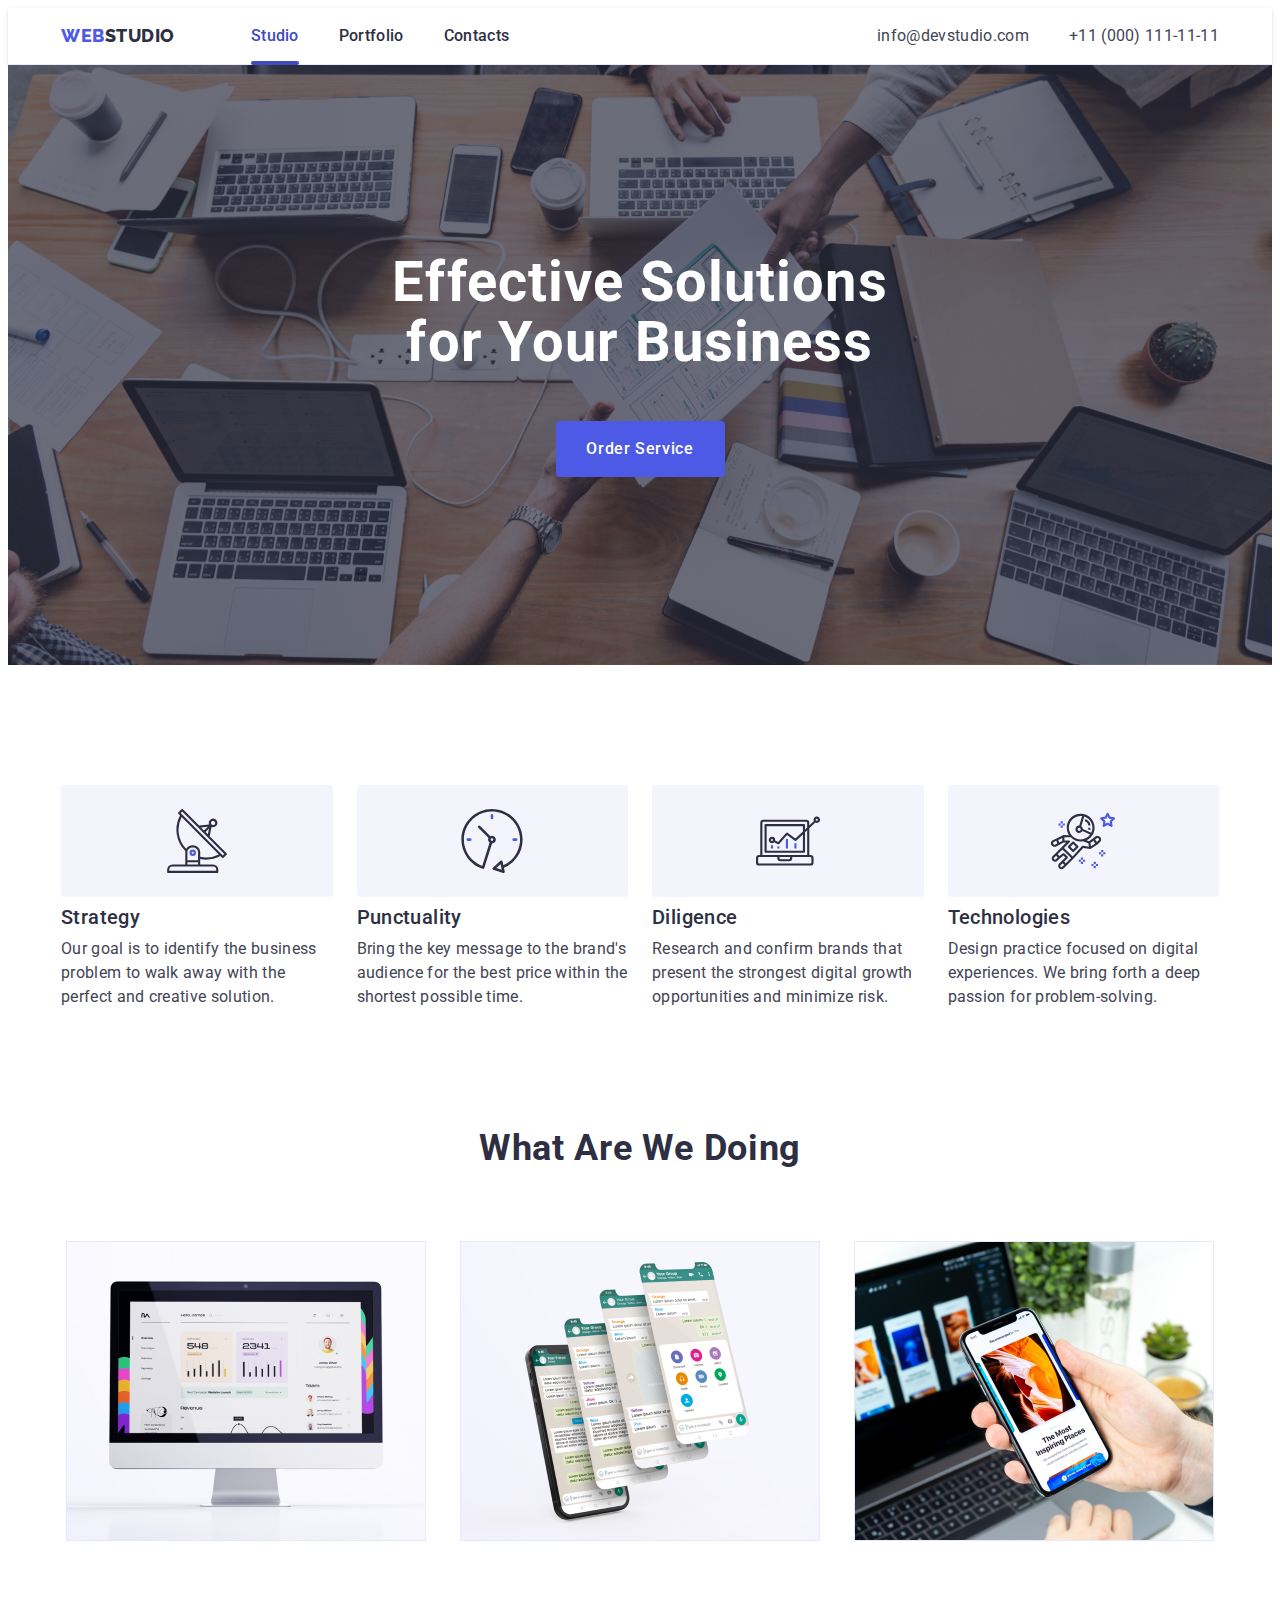
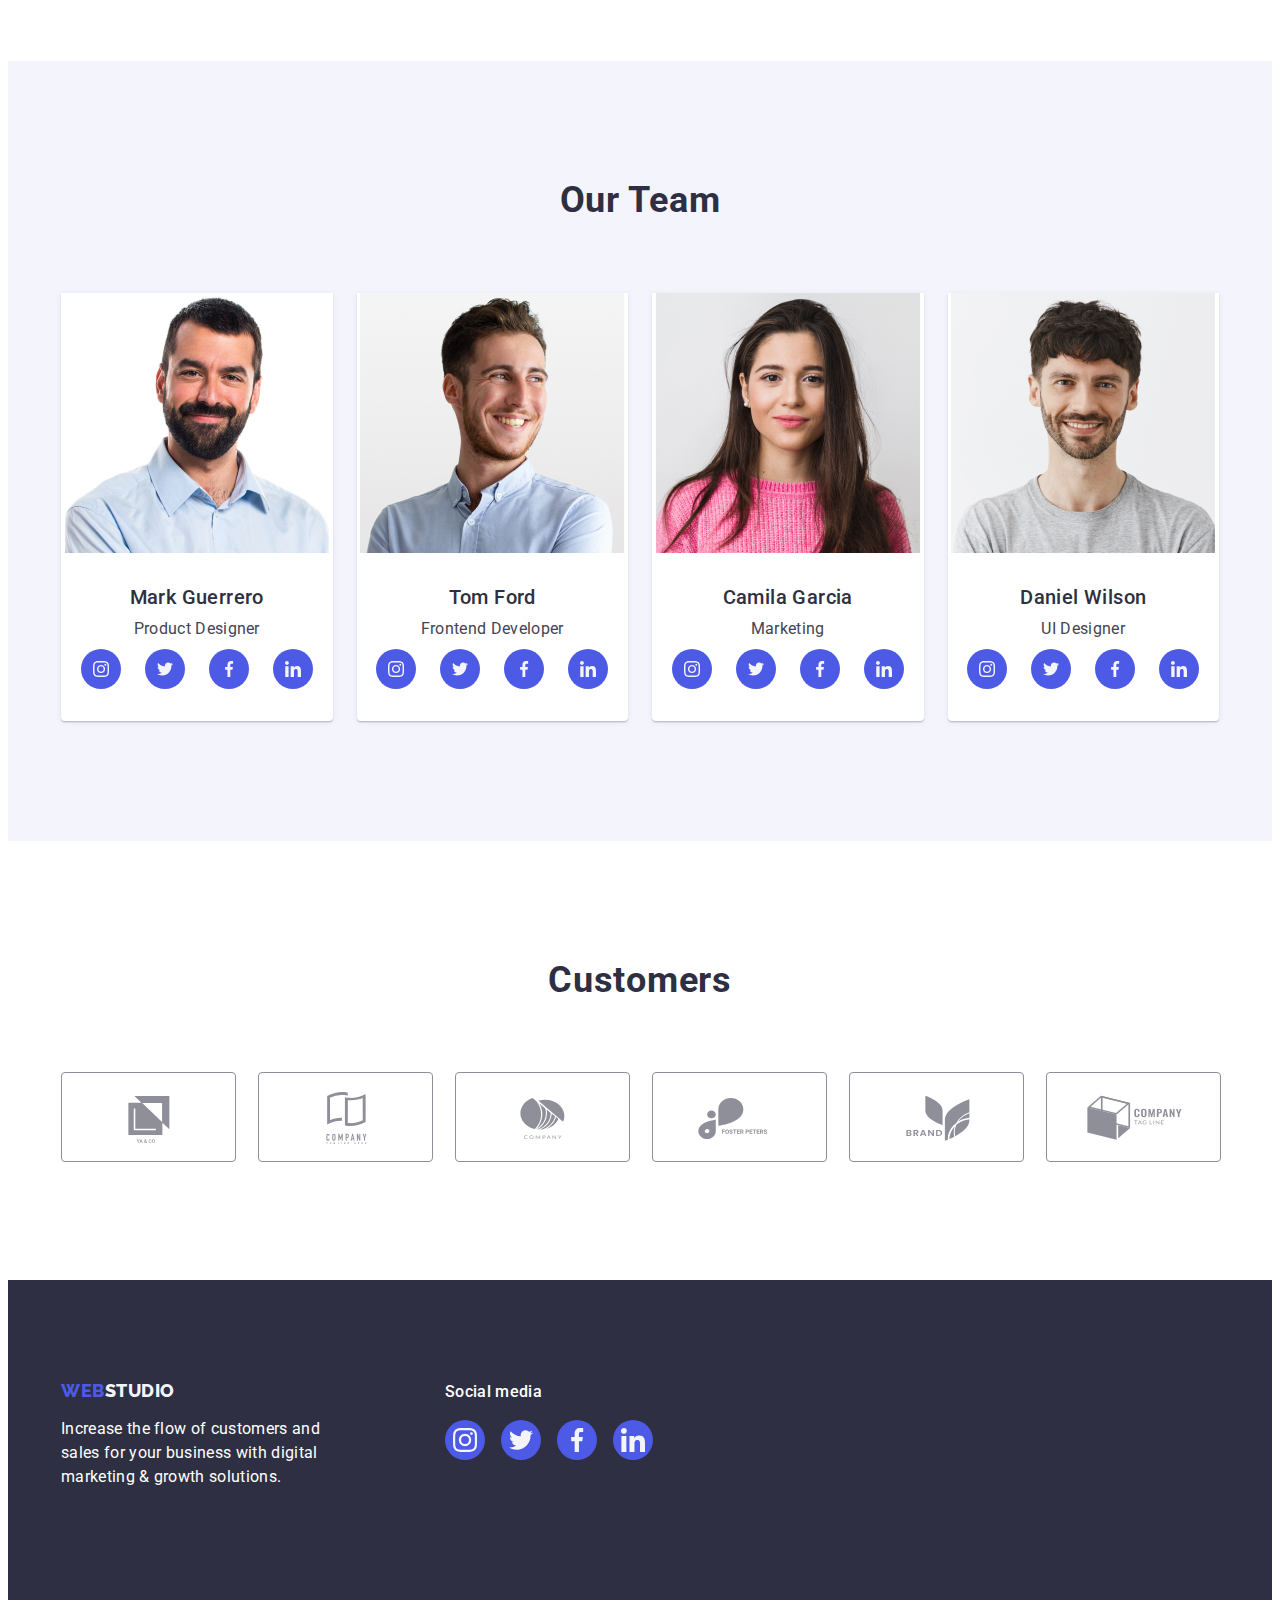
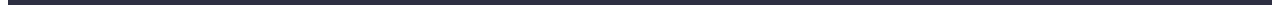
<file: index.html>
<!DOCTYPE html>
<html lang="en">
  <head>
    <meta charset="UTF-8" />
    <meta http-equiv="X-UA-Compatible" content="IE=edge" />
    <meta name="viewport" content="width=device-width, initial-scale=1.0" />
    <title>Document</title>
    <!-- Fonts -->
    <link
      rel="stylesheet"
      href="https://cdnjs.cloudflare.com/ajax/libs/modern-normalize/1.1.0/modern-normalize.min.css"
      integrity="sha512-wpPYUAdjBVSE4KJnH1VR1HeZfpl1ub8YT/NKx4PuQ5NmX2tKuGu6U/JRp5y+Y8XG2tV+wKQpNHVUX03MfMFn9Q=="
      crossorigin="anonymous"
      referrerpolicy="no-referrer"
    />
    <link rel="preconnect" href="https://fonts.googleapis.com" />
    <link rel="preconnect" href="https://fonts.gstatic.com" crossorigin />
    <link
      href="https://fonts.googleapis.com/css2?family=Raleway:wght@800&family=Roboto:wght@400;500;700;900&display=swap"
      rel="stylesheet"
    />
    <!-- Custom -->
    <link rel="stylesheet" href="./css/styles.css" />
  </head>
  <body>
    <!--Header section-->
    <header class="header">
      <div class="header-container container">
        <nav class="navigation">
          <a class="link-logo link" href="./index.html"
            >Web<span class="header-logo-text">Studio</span></a
          >
          <ul class="header-nav-list list">
            <li class="header-nav-item link">
              <a class="header-nav-link link active" href="./index.html"
                >Studio</a
              >
            </li>
            <li class="header-nav-item link">
              <a class="header-nav-link link menu-link" href="./portfolio.html"
                >Portfolio</a
              >
            </li>
            <li class="header-nav-item link">
              <a class="header-nav-link link menu-link" href="">Contacts</a>
            </li>
          </ul>
        </nav>
        <address class="header-address">
          <ul class="list header-menu-list">
            <li class="menu-item list">
              <a class="address-link link" href="mailto:info@devstudio.com"
                >info@devstudio.com</a
              >
            </li>
            <li class="menu-item list">
              <a class="address-link link" href="tel:+110001111111"
                >+11 (000) 111-11-11</a
              >
            </li>
          </ul>
        </address>
      </div>
    </header>

    <!-- Main container -->
    <main>
      <!-- Hero -->
      <section class="hero">
        <div class="container">
          <h1 class="hero-title">Effective Solutions for Your Business</h1>
          <button class="hero-btn" type="button" data-modal-open>
            Order Service
          </button>
        </div>
      </section>
      <!-- About section -->
      <section class="about">
        <div class="container">
          <h2 class="about-hidden-text" hidden>features</h2>
          <ul class="about-list list">
            <li class="about-item">
              <div class="container-img-about">
                <svg class="hero-image-icon" width="64" height="64">
                  <use href="./images/icons.svg#Antenna"></use>
                </svg>
              </div>
              <h3 class="about-text">Strategy</h3>
              <p class="par">
                Our goal is to identify the business problem to walk away with
                the perfect and creative solution.
              </p>
            </li>
            <li class="about-item">
              <div class="container-img-about">
                <svg class="hero-image-icon" width="64" height="64">
                  <use href="./images/icons.svg#Clock"></use>
                </svg>
              </div>
              <h3 class="about-text">Punctuality</h3>
              <p class="par">
                Bring the key message to the brand's audience for the best price
                within the shortest possible time.
              </p>
            </li>
            <li class="about-item">
              <div class="container-img-about">
                <svg class="hero-image-icon" width="64" height="64">
                  <use href="./images/icons.svg#Diagram"></use>
                </svg>
              </div>
              <h3 class="about-text">Diligence</h3>
              <p class="par">
                Research and confirm brands that present the strongest digital
                growth opportunities and minimize risk.
              </p>
            </li>
            <li class="about-item">
              <div class="container-img-about">
                <svg class="hero-image-icon" width="64" height="64">
                  <use href="./images/icons.svg#Astronaut"></use>
                </svg>
              </div>
              <h3 class="about-text">Technologies</h3>
              <p class="par">
                Design practice focused on digital experiences. We bring forth a
                deep passion for problem-solving.
              </p>
            </li>
          </ul>
        </div>
      </section>
      <!-- Portfolio-->
      <section class="portfolio">
        <div class="container">
          <h2 class="portfolio-text">What are we doing</h2>
          <ul class="portfolio-list list">
            <li class="portfolio-item">
              <img
                class="portfolio-img"
                src="./images/computer.jpg"
                alt="computer"
                width="360"
                height="300"
              />
            </li>
            <li class="portfolio-item">
              <img
                class="portfolio-img"
                src="./images/mobile.jpg"
                alt="mobile"
                width="360"
                height="300"
              />
            </li>
            <li class="portfolio-item">
              <img
                class="portfolio-img"
                src="./images/notebook.jpg"
                alt="notebook"
                width="360"
                height="300"
              />
            </li>
          </ul>
        </div>
      </section>
      <!-- Team section -->
      <section class="team">
        <div class="container">
          <h2 class="team-text">Our Team</h2>
          <ul class="team-list list">
            <li class="team-item">
              <img
                class="team-img"
                src="./images/img1.jpg"
                alt="Photo Mark Guerrero"
                width="264"
                height="260"
              />
              <div class="team-info">
                <h3 class="team-title">Mark Guerrero</h3>
                <p class="team-par">Product Designer</p>
                <ul class="socials list">
                  <li class="socials-item">
                    <a
                      href=""
                      target="_blank"
                      rel="noopener no-referrer"
                      class="socials-link link"
                      aria-label="Instagram icon"
                    >
                      <svg class="socials-icon" width="16" height="16">
                        <use href="./images/icons.svg#instagram"></use>
                      </svg>
                    </a>
                  </li>
                  <li class="socials-item">
                    <a
                      href=""
                      target="_blank"
                      rel="noopener no-referrer"
                      class="socials-link link"
                      aria-label="Twitter icon"
                    >
                      <svg class="socials-icon" width="16" height="16">
                        <use href="./images/icons.svg#twitter"></use>
                      </svg>
                    </a>
                  </li>
                  <li class="socials-item">
                    <a
                      href=""
                      target="_blank"
                      rel="noopener no-referrer"
                      class="socials-link link"
                      aria-label="Facebook icon"
                    >
                      <svg class="socials-icon" width="16" height="16">
                        <use href="./images/icons.svg#facebook"></use>
                      </svg>
                    </a>
                  </li>
                  <li class="socials-item">
                    <a
                      href=""
                      target="_blank"
                      rel="noopener no-referrer"
                      class="socials-link link"
                      aria-label="Linkedin icon"
                    >
                      <svg class="socials-icon" width="16" height="16">
                        <use href="./images/icons.svg#linkedin"></use>
                      </svg>
                    </a>
                  </li>
                </ul>
              </div>
            </li>
            <li class="team-item">
              <img
                class="team-img"
                src="./images/img2.jpg"
                alt="Photo Tom Ford"
                width="264"
                height="260"
              />
              <div class="team-info">
                <h3 class="team-title">Tom Ford</h3>
                <p class="team-par">Frontend Developer</p>
                <ul class="socials list">
                  <li class="socials-item">
                    <a
                      href=""
                      target="_blank"
                      rel="noopener no-referrer"
                      class="socials-link link"
                      aria-label="Instagram icon"
                    >
                      <svg class="socials-icon" width="16" height="16">
                        <use href="./images/icons.svg#instagram"></use>
                      </svg>
                    </a>
                  </li>
                  <li class="socials-item">
                    <a
                      href=""
                      target="_blank"
                      rel="noopener no-referrer"
                      class="socials-link link"
                      aria-label="Twitter icon"
                    >
                      <svg class="socials-icon" width="16" height="16">
                        <use href="./images/icons.svg#twitter"></use>
                      </svg>
                    </a>
                  </li>
                  <li class="socials-item">
                    <a
                      href=""
                      target="_blank"
                      rel="noopener no-referrer"
                      class="socials-link link"
                      aria-label="Facebook icon"
                    >
                      <svg class="socials-icon" width="16" height="16">
                        <use href="./images/icons.svg#facebook"></use>
                      </svg>
                    </a>
                  </li>
                  <li class="socials-item">
                    <a
                      href=""
                      target="_blank"
                      rel="noopener no-referrer"
                      class="socials-link link"
                      aria-label="Linkedin icon"
                    >
                      <svg class="socials-icon" width="16" height="16">
                        <use href="./images/icons.svg#linkedin"></use>
                      </svg>
                    </a>
                  </li>
                </ul>
              </div>
            </li>
            <li class="team-item">
              <img
                class="team-img"
                src="./images/img3.jpg"
                alt="Photo Camila Garcia"
                width="264"
                height="260"
              />
              <div class="team-info">
                <h3 class="team-title">Camila Garcia</h3>
                <p class="team-par">Marketing</p>
                <ul class="socials list">
                  <li class="socials-item">
                    <a
                      href=""
                      target="_blank"
                      rel="noopener no-referrer"
                      class="socials-link link"
                      aria-label="Instagram icon"
                    >
                      <svg class="socials-icon" width="16" height="16">
                        <use href="./images/icons.svg#instagram"></use>
                      </svg>
                    </a>
                  </li>
                  <li class="socials-item">
                    <a
                      href=""
                      target="_blank"
                      rel="noopener no-referrer"
                      class="socials-link link"
                      aria-label="Twitter icon"
                    >
                      <svg class="socials-icon" width="16" height="16">
                        <use href="./images/icons.svg#twitter"></use>
                      </svg>
                    </a>
                  </li>
                  <li class="socials-item">
                    <a
                      href=""
                      target="_blank"
                      rel="noopener no-referrer"
                      class="socials-link link"
                      aria-label="Facebook icon"
                    >
                      <svg class="socials-icon" width="16" height="16">
                        <use href="./images/icons.svg#facebook"></use>
                      </svg>
                    </a>
                  </li>
                  <li class="socials-item">
                    <a
                      href=""
                      target="_blank"
                      rel="noopener no-referrer"
                      class="socials-link link"
                      aria-label="Linkedin icon"
                    >
                      <svg class="socials-icon" width="16" height="16">
                        <use href="./images/icons.svg#linkedin"></use>
                      </svg>
                    </a>
                  </li>
                </ul>
              </div>
            </li>
            <li class="team-item">
              <img
                class="team-img"
                src="./images/img4.jpg"
                alt="Photo Daniel Wilson "
                width="264"
                height="260"
              />
              <div class="team-info">
                <h3 class="team-title">Daniel Wilson</h3>
                <p class="team-par">UI Designer</p>
                <ul class="socials list">
                  <li class="socials-item">
                    <a
                      href=""
                      target="_blank"
                      rel="noopener no-referrer"
                      class="socials-link link"
                      aria-label="Instagram icon"
                    >
                      <svg class="socials-icon" width="16" height="16">
                        <use href="./images/icons.svg#instagram"></use>
                      </svg>
                    </a>
                  </li>
                  <li class="socials-item">
                    <a
                      href=""
                      target="_blank"
                      rel="noopener no-referrer"
                      class="socials-link link"
                      aria-label="Twitter icon"
                    >
                      <svg class="socials-icon" width="16" height="16">
                        <use href="./images/icons.svg#twitter"></use>
                      </svg>
                    </a>
                  </li>
                  <li class="socials-item">
                    <a
                      href=""
                      target="_blank"
                      rel="noopener no-referrer"
                      class="socials-link link"
                      aria-label="Facebook icon"
                    >
                      <svg class="socials-icon" width="16" height="16">
                        <use href="./images/icons.svg#facebook"></use>
                      </svg>
                    </a>
                  </li>
                  <li class="socials-item">
                    <a
                      href=""
                      target="_blank"
                      rel="noopener no-referrer"
                      class="socials-link link"
                      aria-label="Linkedin icon"
                    >
                      <svg class="socials-icon" width="16" height="16">
                        <use href="./images/icons.svg#linkedin"></use>
                      </svg>
                    </a>
                  </li>
                </ul>
              </div>
            </li>
          </ul>
        </div>
      </section>
      <section class="customers">
        <div class="container">
          <h2 class="customers-tittle">Customers</h2>
          <ul class="customers-list list">
            <li class="customers-item">
              <a class="customers-link link" href="">
                <svg class="customer-icon" width="104" height="56">
                  <use href="./images/icons.svg#Logo1"></use>
                </svg>
              </a>
            </li>
            <li class="customers-item">
              <a class="customers-link link" href="">
                <svg class="customer-icon" width="104" height="56">
                  <use href="./images/icons.svg#Logo2"></use>
                </svg>
              </a>
            </li>
            <li class="customers-item">
              <a class="customers-link link" href="">
                <svg class="customer-icon" width="104" height="56">
                  <use href="./images/icons.svg#Logo3"></use>
                </svg>
              </a>
            </li>
            <li class="customers-item">
              <a class="customers-link link" href="">
                <svg class="customer-icon" width="104" height="56">
                  <use href="./images/icons.svg#Logo4"></use>
                </svg>
              </a>
            </li>
            <li class="customers-item">
              <a class="customers-link link" href="">
                <svg class="customer-icon" width="104" height="56">
                  <use href="./images/icons.svg#Logo5"></use>
                </svg>
              </a>
            </li>
            <li class="customers-item">
              <a class="customers-link link" href="">
                <svg class="customer-icon" width="104" height="56">
                  <use href="./images/icons.svg#Logo6"></use>
                </svg>
              </a>
            </li>
          </ul>
        </div>
      </section>
    </main>
    <!-- Footer-->
    <footer class="footer">
      <div class="container container-div-footer">
        <div class="container-footer">
          <a class="footer-link link" href="./index.html"
            >Web<span class="logo-text">Studio</span></a
          >
          <p class="footer-par-sm footer-par">
            Increase the flow of customers and sales for your business with
            digital marketing & growth solutions.
          </p>
        </div>
        <div class="container-footer container-social-footer">
          <p class="footer-par">Social media</p>
          <ul class="footer-list-media list">
            <li class="footer-item-media">
              <a
                class="footer-link-media link"
                target="_blank"
                rel="noopener no-referrer"
                href=""
              >
                <svg class="media-icon" width="24" height="24">
                  <use href="./images/icons.svg#instagram"></use>
                </svg>
              </a>
            </li>
            <li class="footer-item-media">
              <a
                class="footer-link-media link"
                target="_blank"
                rel="noopener no-referrer"
                href=""
              >
                <svg class="media-icon" width="24" height="24">
                  <use href="./images/icons.svg#twitter"></use>
                </svg>
              </a>
            </li>
            <li class="footer-item-media">
              <a
                class="footer-link-media link"
                target="_blank"
                rel="noopener no-referrer"
                href=""
              >
                <svg class="media-icon" width="24" height="24">
                  <use href="./images/icons.svg#facebook"></use>
                </svg>
              </a>
            </li>
            <li class="footer-item-media">
              <a
                class="footer-link-media link"
                target="_blank"
                rel="noopener no-referrer"
                href=""
              >
                <svg class="media-icon" width="24" height="24">
                  <use href="./images/icons.svg#linkedin"></use>
                </svg>
              </a>
            </li>
          </ul>
        </div>
      </div>
    </footer>

    <!-- Modal window -->
    <div class="backdrop is-hidden" data-modal>
      <div class="modal">
        <button class="modal-close-btn" type="button" data-modal-close>
          <svg class="modal-close-icon" width="8" height="8">
            <use href="./images/icons.svg#close-icon"></use>
          </svg>
        </button>
      </div>
    </div>

    <script src="./js/modal.js"></script>
  </body>
</html>
</file>
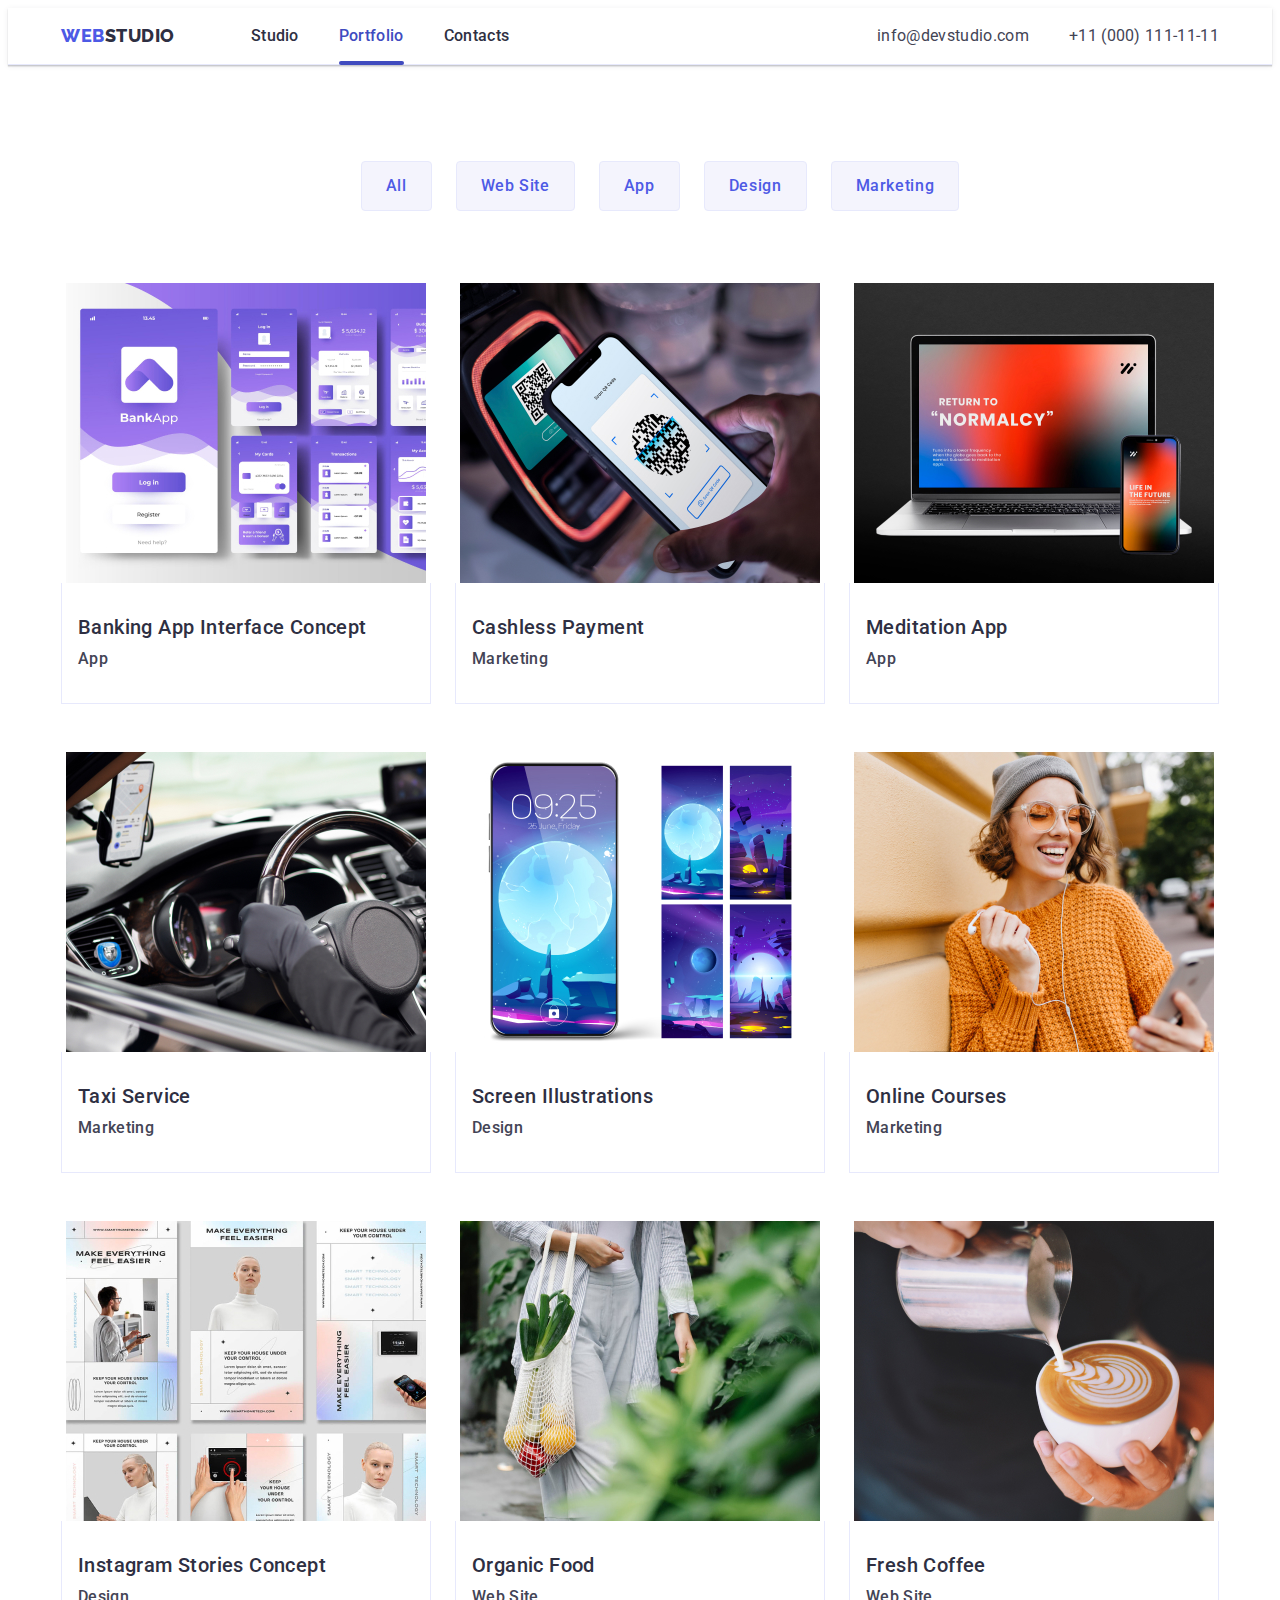
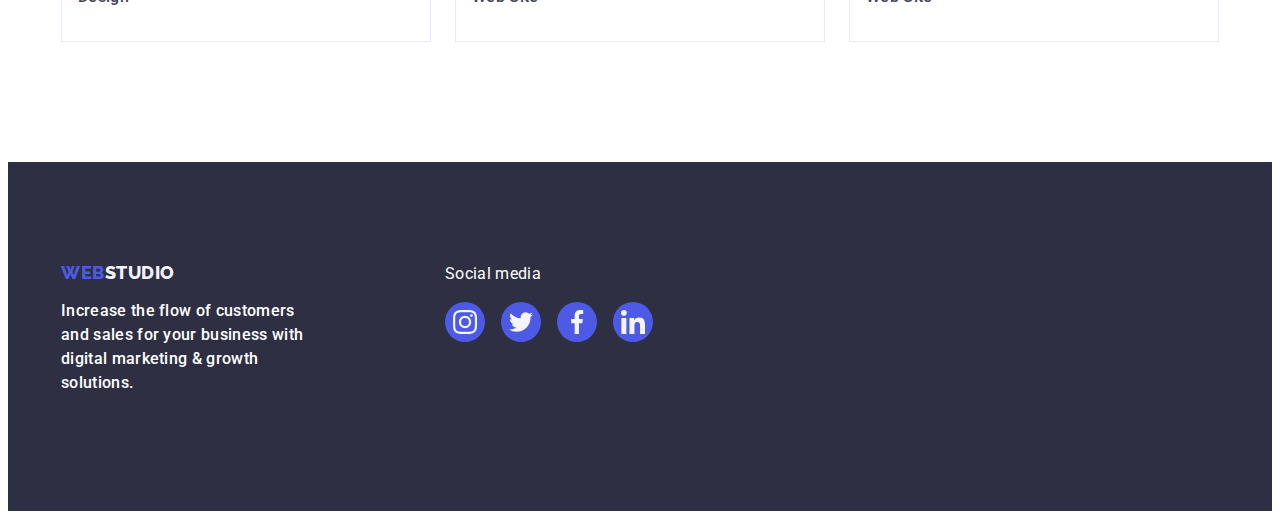
<file: portfolio.html>
<!DOCTYPE html>
<html lang="en">
  <head>
    <meta charset="UTF-8" />
    <meta http-equiv="X-UA-Compatible" content="IE=edge" />
    <meta name="viewport" content="width=device-width, initial-scale=1.0" />
    <title>Document</title>
    <!-- Fonts -->
    <link
      rel="stylesheet"
      href="https://cdnjs.cloudflare.com/ajax/libs/modern-normalize/1.1.0/modern-normalize.min.css"
      integrity="sha512-wpPYUAdjBVSE4KJnH1VR1HeZfpl1ub8YT/NKx4PuQ5NmX2tKuGu6U/JRp5y+Y8XG2tV+wKQpNHVUX03MfMFn9Q=="
      crossorigin="anonymous"
      referrerpolicy="no-referrer"
    />
    <link rel="preconnect" href="https://fonts.googleapis.com" />
    <link rel="preconnect" href="https://fonts.gstatic.com" crossorigin />
    <link
      href="https://fonts.googleapis.com/css2?family=Raleway:wght@800&family=Roboto:wght@400;500;700;900&display=swap"
      rel="stylesheet"
    />
    <!-- Custom -->
    <link rel="stylesheet" href="./css/styles.css" />
  </head>
  <body>
    <!--Header-->
    <header class="header">
      <div class="header-container container">
        <nav class="navigation">
          <a class="link-logo link" href="./index.html"
            >Web<span class="header-logo-text">Studio</span></a
          >
          <ul class="header-nav-list list">
            <li class="header-nav-item link">
              <a class="header-nav-link link menu-link" href="./index.html"
                >Studio</a
              >
            </li>
            <li class="header-nav-item link">
              <a class="header-nav-link link active" href="./portfolio.html"
                >Portfolio</a
              >
            </li>
            <li class="header-nav-item link">
              <a class="header-nav-link link menu-link" href="">Contacts</a>
            </li>
          </ul>
        </nav>
        <address class="header-address">
          <ul class="list header-menu-list">
            <li class="menu-item list">
              <a class="address-link link" href="mailto:info@devstudio.com"
                >info@devstudio.com</a
              >
            </li>
            <li class="menu-item list">
              <a class="address-link link" href="tel:+110001111111"
                >+11 (000) 111-11-11</a
              >
            </li>
          </ul>
        </address>
      </div>
    </header>
    <!-- Menu -->
    <main>
      <section class="filter">
        <div class="container">
          <h1 hidden>Our clients</h1>
          <!--Filter-->
          <ul class="filter-list list">
            <li class="list">
              <button class="filter-btn btn" type="button">All</button>
            </li>
            <li class="list">
              <button class="filter-btn btn" type="button">Web Site</button>
            </li>
            <li class="list">
              <button class="filter-btn btn" type="button">App</button>
            </li>
            <li class="list">
              <button class="filter-btn btn" type="button">Design</button>
            </li>
            <li class="list">
              <button class="filter-btn btn" type="button">Marketing</button>
            </li>
          </ul>
          <ul class="img-list list">
            <li class="filter-client link">
              <a class="img-link link" href="">
              <div class="thumb">
                <img
                  src="./images/bank.jpg"
                  alt="bank"
                  width="360"
                  height="300"
                />
                <p class="overlay-text">14 Stylish and User-Friendly
                App Design Concepts · Task Manager App · Calorie Tracker App · 
                Exotic Fruit Ecommerce App · Cloud Storage App</p>
              </div>
                <div class="gallery-info">
                  <h2 class="gallery-title">Banking App Interface Concept</h2>
                  <p class="gallery-par">App</p>
                </div>
              </a>
            </li>
            <li class="filter-client link">
              <a class="img-link link" href="">
              <div class="thumb">
                <img
                  src="./images/cash.jpg"
                  alt="cash"
                  width="360"
                  height="300"
                />
                <p class="overlay-text">14 Stylish and User-Friendly
                App Design Concepts · Task Manager App · Calorie Tracker App · 
                Exotic Fruit Ecommerce App · Cloud Storage App</p>
              </div>
                <div class="gallery-info">
                  <h2 class="gallery-title">Cashless Payment</h2>
                  <p class="gallery-par">Marketing</p>
                </div>
              </a>
            </li>
            <li class="filter-client link">
              <a class="img-link link" href="">
              <div class="thumb">
                <img
                  src="./images/meditation.jpg"
                  alt="meditation"
                  width="360"
                  height="300"
                />
                <p class="overlay-text">14 Stylish and User-Friendly
                App Design Concepts · Task Manager App · Calorie Tracker App · 
                Exotic Fruit Ecommerce App · Cloud Storage App</p>
              </div>
                <div class="gallery-info">
                  <h2 class="gallery-title">Meditation App</h2>
                  <p class="gallery-par">App</p>
                </div>
              </a>
            </li>
            <li class="filter-client link">
              <a class="img-link link" href="">
              <div class="thumb">
                <img
                  src="./images/taxi.jpg"
                  alt="taxi"
                  width="360"
                  height="300"
                />
                <p class="overlay-text">14 Stylish and User-Friendly
                App Design Concepts · Task Manager App · Calorie Tracker App · 
                Exotic Fruit Ecommerce App · Cloud Storage App</p>
              </div>
                <div class="gallery-info">
                  <h2 class="gallery-title">Taxi Service</h2>
                  <p class="gallery-par">Marketing</p>
                </div>
              </a>
            </li>
            <li class="filter-client link">
              <a class="img-link link" href="">
              <div class="thumb">
                <img
                  src="./images/screen.jpg"
                  alt="screen"
                  width="360"
                  height="300"
                />
                <p class="overlay-text">14 Stylish and User-Friendly
                App Design Concepts · Task Manager App · Calorie Tracker App · 
                Exotic Fruit Ecommerce App · Cloud Storage App</p>
              </div>
                <div class="gallery-info">
                  <h2 class="gallery-title">Screen Illustrations</h2>
                  <p class="gallery-par">Design</p>
                </div>
              </a>
            </li>
            <li class="filter-client link">
              <a class="img-link link" href="">
              <div class="thumb">
                <img
                  src="./images/courses.jpg"
                  alt="courses"
                  width="360"
                  height="300"
                />
                <p class="overlay-text">14 Stylish and User-Friendly
                App Design Concepts · Task Manager App · Calorie Tracker App · 
                Exotic Fruit Ecommerce App · Cloud Storage App</p>
              </div>
                <div class="gallery-info">
                  <h2 class="gallery-title">Online Courses</h2>
                  <p class="gallery-par">Marketing</p>
                </div>
              </a>
            </li>
            <li class="filter-client link">
              <a class="img-link link" href="">
              <div class="thumb">
                <img
                  src="./images/instagram.jpg"
                  alt="instagram"
                  width="360"
                  height="300"
                />
                <p class="overlay-text">14 Stylish and User-Friendly
                App Design Concepts · Task Manager App · Calorie Tracker App · 
                Exotic Fruit Ecommerce App · Cloud Storage App</p>
              </div>
                <div class="gallery-info">
                  <h2 class="gallery-title">Instagram Stories Concept</h2>
                  <p class="gallery-par">Design</p>
                </div>
              </a>
            </li>
            <li class="filter-client link">
              <a class="img-link link" href="">
              <div class="thumb">
                <img
                  src="./images/food.jpg"
                  alt="food"
                  width="360"
                  height="300"
                />
                <p class="overlay-text">14 Stylish and User-Friendly
                App Design Concepts · Task Manager App · Calorie Tracker App · 
                Exotic Fruit Ecommerce App · Cloud Storage App</p>
              </div>
                <div class="gallery-info">
                  <h2 class="gallery-title">Organic Food</h2>
                  <p class="gallery-par">Web Site</p>
                </div>
              </a>
            </li>
            <li class="filter-client link">
              <a class="img-link link" href="">
              <div class="thumb">
                <img
                  src="./images/coffee.jpg"
                  alt="coffee"
                  width="360"
                  height="300"
                />
                <p class="overlay-text">14 Stylish and User-Friendly
                App Design Concepts · Task Manager App · Calorie Tracker App · 
                Exotic Fruit Ecommerce App · Cloud Storage App</p>
              </div>
                <div class="gallery-info">
                  <h2 class="gallery-title">Fresh Coffee</h2>
                  <p class="gallery-par">Web Site</p>
                </div>
              </a>
            </li>
          </ul>
        </div>
      </section>
    </main>
    <!-- Footer-->
    <footer class="footer">
      <div class="container container-div-footer">
        <div class="container-footer">
          <a class="footer-link link" href="./index.html"
            >Web<span class="logo-text">Studio</span></a
          >
          <p class="footer-par">
            Increase the flow of customers and sales for your business with
            digital marketing & growth solutions.
          </p>
        </div>
        <div class="container-footer container-social-footer">
          <p class="footer-par footer-par-sm">Social media</p>
          <ul class="footer-list-media list">
            <li class="footer-item-media">
              <a
                class="footer-link-media link"
                target="_blank"
                rel="noopener no-referrer"
                href=""
              >
                <svg class="media-icon" width="24" height="24">
                  <use href="./images/icons.svg#instagram"></use>
                </svg>
              </a>
            </li>
            <li class="footer-item-media">
              <a
                class="footer-link-media link"
                target="_blank"
                rel="noopener no-referrer"
                href=""
              >
                <svg class="media-icon" width="24" height="24">
                  <use href="./images/icons.svg#twitter"></use>
                </svg>
              </a>
            </li>
            <li class="footer-item-media">
              <a
                class="footer-link-media link"
                target="_blank"
                rel="noopener no-referrer"
                href=""
              >
                <svg class="media-icon" width="24" height="24">
                  <use href="./images/icons.svg#facebook"></use>
                </svg>
              </a>
            </li>
            <li class="footer-item-media">
              <a
                class="footer-link-media link"
                target="_blank"
                rel="noopener no-referrer"
                href=""
              >
                <svg class="media-icon" width="24" height="24">
                  <use href="./images/icons.svg#linkedin"></use>
                </svg>
              </a>
            </li>
          </ul>
        </div>
      </div>
    </footer>
  </body>
</html>
</file>
<file: css/styles.css>
:root {
    --color-iris: #4d5ae5;
    --color-ocean: #404bbf;
    --color-navy-blue: #2e2f42;
    --color-green: #31d0aa;
    --color-slate: #434455;
    --color-light-slate: #8e8f99;
    --color-cornflower: #e7e9fc;
    --color-cloud: #f4f4fd;
    --color-navy-blue-modal: #2e2f42;
    --color-grey: #2e2f42;
    --header-white: #ffffff;
    --color-dairy: #fcfcfc;
}

body {
    font-family: 'Roboto', sans-serif;
    color: var(--color-slate);
    background-color: var(--header-white);
}

img {
    display: block;
    margin: auto;
}

.link {
    text-decoration: none;

}
.list {
    list-style: none;
}
.container {
    width: 1158px;
    margin: 0 auto;
    padding: 0 15px;
}

/**
  |============================
  | Header
  |============================
*/ 
.header {
    border-bottom: 1px solid #e7e9fc;
    box-shadow: 0px 2px 1px rgba(46, 47, 66, 0.08),
    0px 1px 1px rgba(46, 47, 66, 0.16), 
    0px 1px 6px rgba(46, 47, 66, 0.08);
}
.navigation {
    display: flex;
    align-items: center;
}
.header-container {
    display: flex;
    align-items: center;
    padding: 0 15px;
}
.header-nav-list {
    display: flex;
    gap: 40px;
    padding-left: 0px;
}
.header-nav-item {
    font-weight: 500;
    font-size: 16px;
    line-height: 1.5;
    letter-spacing: 0.02em;
    color: var(--color-navy-blue-modal);
    position: relative;
    color: #404bbf;
}
.header-nav-link {
    color: #404bbf;
    position: relative;
    transition: color 250ms cubic-bezier(0.4, 0, 0.2, 1);
}

.header-nav-link::after {
    content: '';
    position: absolute;
    left: 0;
    top: 35px;
    bottom: -1px;
    height: 4px;
    width: 100%;
    border-radius: 2px;
}
.header-nav-link.active::after {
    background-color: #404bbf;
}
.header-menu-list {
    display: flex;
    gap: 40px;
    padding-left: 0px;
}
.header-link {
    padding: 24px 0 24px;
}
.link-logo{
    font-family: 'Raleway', sans-serif;
    font-weight: 800;
    font-size: 18px;
    line-height: 1.17;
    display: flex;
    align-items: center;
    letter-spacing: 0.03em;
    text-transform: uppercase;
    color: var(--color-iris);
    margin-right: 76px;
}
.header-logo-text {
    color: var(--color-grey);
}
.menu-link {
    color: var(--color-grey);
    position: relative;
}
.header-nav-link:hover,
.header-nav-link:focus,
.menu-link:hover,
.menu-link:focus {
    color: var(--color-ocean);
}
/* span Studio */
.logo-text {
    color: var(--color-cloud);
}
.menu-list {
    text-decoration: none;
}
.menu-item {
    font-weight: 500;
    font-size: 16px;
    line-height: 1.5;
    letter-spacing: 0.02em;
    color: var(--color-navy-blue-modal);
    /* position: relative;
    color: #404bbf; */
    transition: color 250ms cubic-bezier(0.4, 0, 0.2, 1);
}

/* ADDRESS */
.header-address {
    font-style: normal;
    margin-left: auto;
    padding-left: 0px;
}
.address-link {
    font-size: 16px;
    line-height: 1.5;
    letter-spacing: 0.02em;
    color: var(--color-slate);
    font-weight: 400;
    transition: color 250ms cubic-bezier(0.4, 0, 0.2, 1);
}
.address-link:hover,
.address-link:focus {
    color: var(--color-ocean);
}

/* =========Hero========== */
.hero {
    background-color: var(--color-grey);
    background-image: linear-gradient(rgba(46, 47, 66, 0.7),
    rgba(46, 47, 66, 0.7)), url(../images/people-office.jpg);
    max-width: 1440px;
    background-repeat: no-repeat;
    background-position: center;
    background-size: cover;
    margin-left: auto;
    margin-right: auto;
    padding-top: 188px;
    padding-bottom: 188px;
}
.hero-title {
    font-size: 56px;
    line-height: 1.07;
    text-align: center;
    letter-spacing: 0.02em;
    color: #ffffff;
    max-width: 496px;
    margin: auto;
}
.hero-btn {
    background-color: #4D5AE5;
    font-family: 'Roboto', sans-serif;
    font-weight: 500;
    font-size: 16px;
    line-height: 1.5;
    letter-spacing: 0.04em;
    color: #ffffff;
    cursor: pointer;
    margin: auto;
    margin-top: 48px;
    display: block;
    min-width: 169px;
    height: 56px;
    border: none;
    border-radius: 4px;
    transition: background-color 250ms cubic-bezier(0.4, 0, 0.2, 1);
}
button:hover,
button:focus {
    background-color: var(--color-ocean);
}
/**
  |============================
  | Hero image
  |============================
*/
.container-img-about {
    display: flex;
    align-items: center;
    justify-content: center;
    height: 112px;
    background-color: #f4f4fd;
    border-radius: 4px;
    margin-bottom: 8px;
}

/* =======ABOUT======== */
.about {
    padding: 120px 0 120px;
}
.about-list {
    display: flex;
    gap: 24px;
    margin: 0;
    padding-left: 0;
}
.about-item{
    width: calc((100% - 72px) / 4);
}
.about-text {
    font-weight: 500;
    font-size: 20px;
    line-height: 1.2;
    letter-spacing: 0.02em;
    color: var(--color-navy-blue-modal);
    margin: 0;
    margin-bottom: 8px;
}
.par {
    font-size: 16px;
    line-height: 1.5;
    letter-spacing: 0.02em;
    color: var(--color-slate);
    margin: 0;
}
/* ========PORTFOLIO======== */
.portfolio {
    padding-bottom: 120px;
}
.portfolio-text {
    font-size: 36px;
    line-height: 1.11;
    text-align: center;
    letter-spacing: 0.02em;
    text-transform: capitalize;
    color: var(--color-grey);
    margin-top: 0;
    margin-bottom: 72px;
}
.portfolio-list {
    display: flex;
    gap: 24px;
    margin: 0;
    padding-left: 0;
}
.portfolio-item {
    flex-basis: calc((100% - 48px) / 3);
}
/* ========TEAM======== */
.team {
    background-color: #F4F4FD;
    padding: 120px 0 120px;
}
.team-text {
    font-size: 36px;
    line-height: 1.11;
    text-align: center;
    letter-spacing: 0.02em;
    text-transform: capitalize;
    color: var(--color-grey);
    margin-top: 0;
    margin-bottom: 72px;
}
.team-list {
    display: flex;
    gap: 24px;
    padding-left: 0;
    margin: 0;
}
.team-item {
    background-color: #FFFFFF;
    width: calc((100% - 3 * 24px) / 4);
    box-shadow: 0px 1px 6px 
    rgba(46, 47, 66, 0.08),
    0px 1px 1px rgba(46, 47, 66, 0.16), 
    0px 2px 1px rgba(46, 47, 66, 0.08);
    border-radius: 0px 0px 4px 4px;
    transition: background-color 250ms cubic-bezier(0.4, 0, 0.2, 1);
}
.team-info {
    padding: 32px 0;
}
.team-title {
    font-weight: 500;
    font-size: 20px;
    line-height: 1.2;
    letter-spacing: 0.02em;
    color: var(--color-grey);
    margin-top: 0;
    text-align: center;
    margin-bottom: 8px;
}
.team-par {
    font-size: 16px;
    line-height: 1.5;
    letter-spacing: 0.02em;
    color: var(--color-slate);
    margin: 8px 0;
    text-align: center;
}
/**
  |============================
  | Social icon
  |============================
*/
.socials {
    display: flex;
    justify-content: center;
    align-items: center;
    gap: 24px;
    padding: initial;
}
.socials-link {
    display: flex;
    align-items: center;
    justify-content: center;
    width: 40px;
    height: 40px;
    background-color: #4d5ae5;
    border-radius: 50%;
    transition: background-color 250ms cubic-bezier(0.4, 0, 0.2, 1);
}
.socials-link:hover,
.socials-link:focus {
    background-color: #404bbf;
}
/* .socials-item {  
} */
.socials-icon {
    fill:#f4f4fd;
}
/*
  |============================
  | Customers
  |============================
*/
.customers {
    padding-top: 120px;
    padding-bottom: 120px;
}
.customers-tittle {
    font-size: 36px;
    line-height: 1.1;
    text-align: center;
    letter-spacing: 0.02em;
    text-transform: capitalize;
    color: var(--color-grey);
    margin-top: 0;
    margin-bottom: 72px;
}
.customers-list {
    display: flex;
    gap: 24px;
    padding-left: 0;
    margin: 0;
}
.customers-item {
    width: calc((100% - 120px) / 6);
    height: 88px;
}
.customers-link {
    width: 100%;
    height: 100%;
    border: 1px solid #8e8f99;
    border-radius: 4px;
    display: flex;
    align-items: center;
    justify-content: center;
    color:#8e8f99;
    transition: border-color 250ms cubic-bezier(0.4, 0, 0.2, 1),
                color 250ms cubic-bezier(0.4, 0, 0.2, 1);

}
.customers-link:hover,
.customers-link:focus {
    border-color: #404bbf;
    color: #404bbf;
}
.customer-icon {
    fill: currentColor;
}
/* ========FOOTER======== */
.footer {
    background-color: var(--color-grey);
    padding: 100px 0;
}
.container-div-footer {
    display: flex;
    align-items: baseline;
}
.container-footer {
    align-items: baseline;
    gap: 120px;
}
.container-social-footer {
    margin-left: 120px;
}
.footer-link {
    font-family: 'Raleway', sans-serif;
    font-weight: 800;
    font-size: 18px;
    line-height: 1.17;
    letter-spacing: 0.03em;
    text-transform: uppercase;
    color: var(--color-iris); 
    display: inline-block;
    margin-bottom: 16px;
}
.footer-par {
    max-width: 264px;
    color: #FFFFFF;
    margin-top: 0;
    margin-bottom: 16px;
    font-weight: 500;
    font-size: 16px;
    line-height: 1.5;
    letter-spacing: 0.02em;
}
.footer-par-sm {
    font-weight: 400;
}
.media-icon {
    fill: #f4f4fd;
}
.footer-span {
    color: var(--color-cloud);
}
.footer-list-media {
    display: flex;
    gap: 16px;
    padding: 0;
    margin: 0;
}
.footer-item-media {
    width: 40px;
    height: 40px;
}
.footer-link-media {
    width: 100%;
    height: 100%;
    background-color: #4d5ae5;
    border-radius: 50%;
    display: flex;
    align-items: center;
    justify-content: center;
    transition: background-color 250ms cubic-bezier(0.4, 0, 0.2, 1);
}
.footer-link-media:hover,
.footer-link-media:focus {
    background-color: #31d0aa;
}
/* =======FILTER======= */
.filter-btn {
    font-family: 'Roboto', sans-serif;
    font-weight: 500;
    font-size: 16px;
    line-height: 1.5;
    letter-spacing: 0.04em;
    color: var(--color-iris);
    background-color: var(--color-cloud);
    cursor: pointer;
}
.btn:hover,
.btn:focus {
    color: #FFFFFF;
    background-color: var(--color-ocean);
}
.gallery-title {
    font-weight: 500;
    font-size: 20px;
    line-height: 1.2;
    letter-spacing: 0.02em;
    color:  var(--color-navy-blue-modal);
    margin-bottom: 8px;
    margin-top: 0;
}
.gallery-par {
    font-size: 16px;
    line-height: 1.5;
    letter-spacing: 0.02em;
    color: var(--color-slate);
    margin: 0;
}
.filter-client {
    font-weight: 500;
    font-size: 20px;
    line-height: 1.2;
    letter-spacing: 0.02em;
    color: var(--color-navy-blue);
}
.logo-text-portfolio {
    color: var(--color-grey);
}
.footer-text-portfolio {
    color: var(--color-cloud);
}

/**
  |============================
  |  Portfolio
  |============================
  */
  
/* Filter*/
.filter {
    padding: 96px 0 120px;
}
.filter-list {
    display: flex;
    justify-content: center;
    gap: 24px;
    margin-bottom: 72px;
    margin-top: 0;
}
.filter-btn {
    padding: 12px 24px 12px;
    border: 1px solid #e7e9fc;
    border-radius: 4px;

    transition: color 250ms cubic-bezier(0.4, 0, 0.2, 1),
        background-color 250ms cubic-bezier(0.4, 0, 0.2, 1),
        border-color 250ms cubic-bezier(0.4, 0, 0.2, 1),
        box-shadow 250ms cubic-bezier(0.4, 0, 0.2, 1);
}
.filter-btn:hover,
.filter-btn:focus {
    border: 1px solid transparent;
    box-shadow: 0px 3px 1px rgba(0, 0, 0, 0.1),
    0px 2px 1px rgba(0, 0, 0, 0.08),
    0px 2px 2px rgba(0, 0, 0, 0.12);
}
.img-link {
    display: block; 
    transition: box-shadow 250ms cubic-bezier(0.4, 0, 0.2, 1);
}
.img-link:hover,
.img-link:focus {
    box-shadow: 0px 1px 6px rgba(46, 47, 66, 0.08),
    0px 1px 1px rgba(46, 47, 66, 0.16), 
    0px 2px 1px rgba(46, 47, 66, 0.08);
    transform: translateY(0%);
}
.img-list {
    display: flex;
    flex-wrap: wrap;
    column-gap: 24px;
    row-gap: 48px;
    padding-left: 0;
    margin: 0;
}
.filter-client {
    width: calc((100% - 48px) / 3);
    display: block;
}
.filter-client:hover,
.filter-client:focus {
    box-shadow: 0px 1px 6px rgba(46, 47, 66, 0.08), 
    0px 1px 1px rgba(46, 47, 66, 0.16), 
    0px 2px 1px rgba(46, 47, 66, 0.08);
}
.thumb {
    position: relative;
    overflow: hidden;
}
/* .overlay-text */
.overlay-text {
    position: absolute;
    top: 0;
    font-size: 16px;
    line-height: 1.5;
    letter-spacing: 0.02em;
    color: #f4f4fd;
    padding: 40px 32px;
    background-color: #4d5ae5;
    height: 100%;
    width: 100%;
    margin: auto;
    transform: translateY(100%);
    transition: transform 250ms cubic-bezier(0.4, 0, 0.2, 1);
}
.img-link:hover .overlay-text,
.img-link:focus .overlay-text {
    transform: translateY(0%);
}
.gallery-info {
    padding: 32px 16px;
    border: 1px solid #e7e9fc;
    border-top: none;
}

/**
  |============================
  | Modal window
  |============================
*/

.backdrop {
    /* display: none; */

    position: fixed;
    top: 0;
    left: 0;
    width: 100%;
    height: 100%;
    background-color: rgba(46, 47, 66, 0.4);
    transition: opacity 250ms cubic-bezier(0.4, 0, 0.2, 1), 
                visibility 250ms cubic-bezier(0.4, 0, 0.2, 1);
}
.is-hidden {
    opacity: 0;
    visibility: hidden;
    pointer-events: none;
}
.modal {
    position: absolute;
    top: 50%;
    left: 50%;
    transform: translate(-50%, -50%) scale(1);
    width: 408px;
    min-height: 584px;
    background: #fcfcfc;
    box-shadow: 0px 1px 1px rgba(0, 0, 0, 0.14), 
                0px 1px 3px rgba(0, 0, 0, 0.12), 
                0px 2px 1px rgba(0, 0, 0, 0.2);
    border-radius: 4px;
    transition: transform 250ms cubic-bezier(0.4, 0, 0.2, 1);
}
.modal-close-btn {
    position: absolute;
    top: 24px;
    right: 24px;
    width: 24px;
    height: 24px;
    border-radius: 50%;
    display: flex;
    align-items: center;
    justify-content: center;
    background-color: #e7e9fc;
    border: 1px solid rgba(0, 0, 0, 0.1);
    padding: 0;
    cursor: pointer;
    transition: background-color 250ms cubic-bezier(0.4, 0, 0.2, 1), 
                border 250ms cubic-bezier(0.4, 0, 0.2, 1);
}
.modal-close-btn:hover,
.modal-close-btn:focus {
    background-color: #404bbf;
    border: none;
    fill: #ffffff;
}
.modal-close-icon {
    transition: fill 250ms cubic-bezier(0.4, 0, 0.2, 1);
}
</file>
